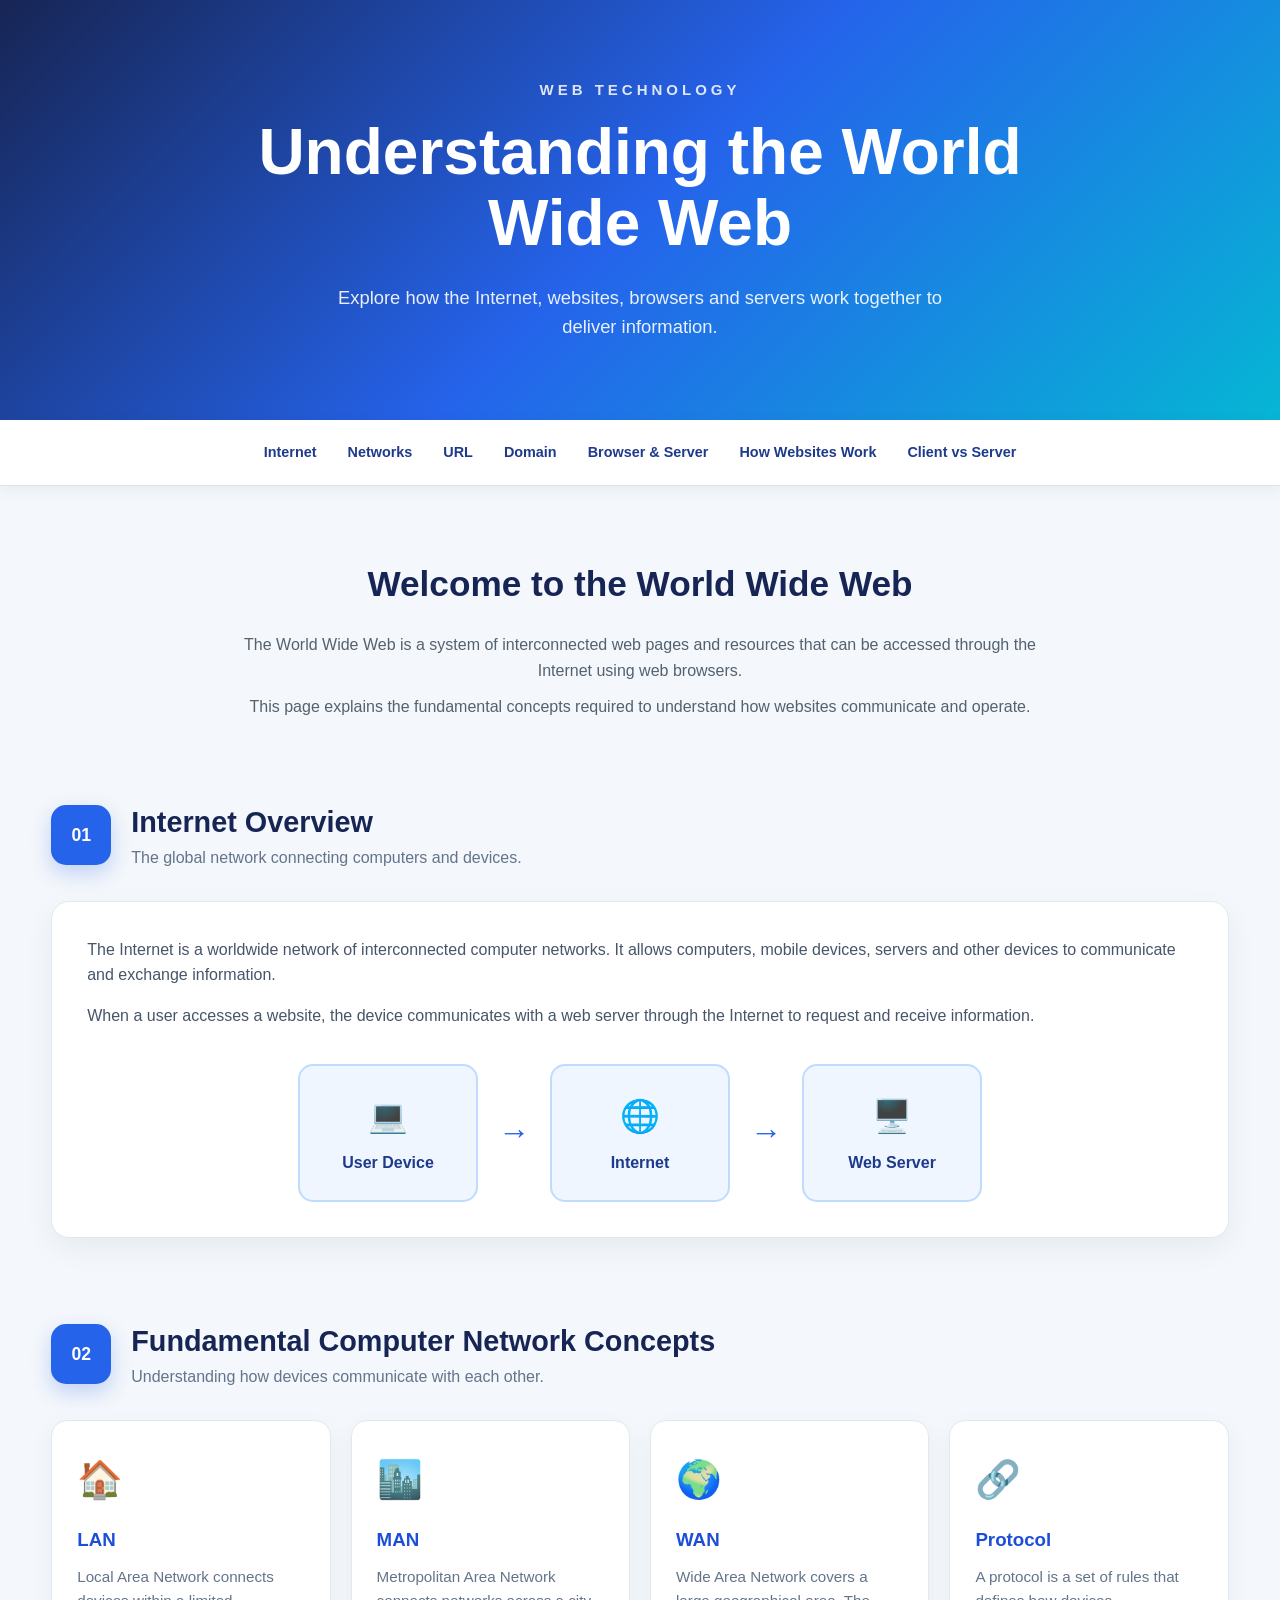
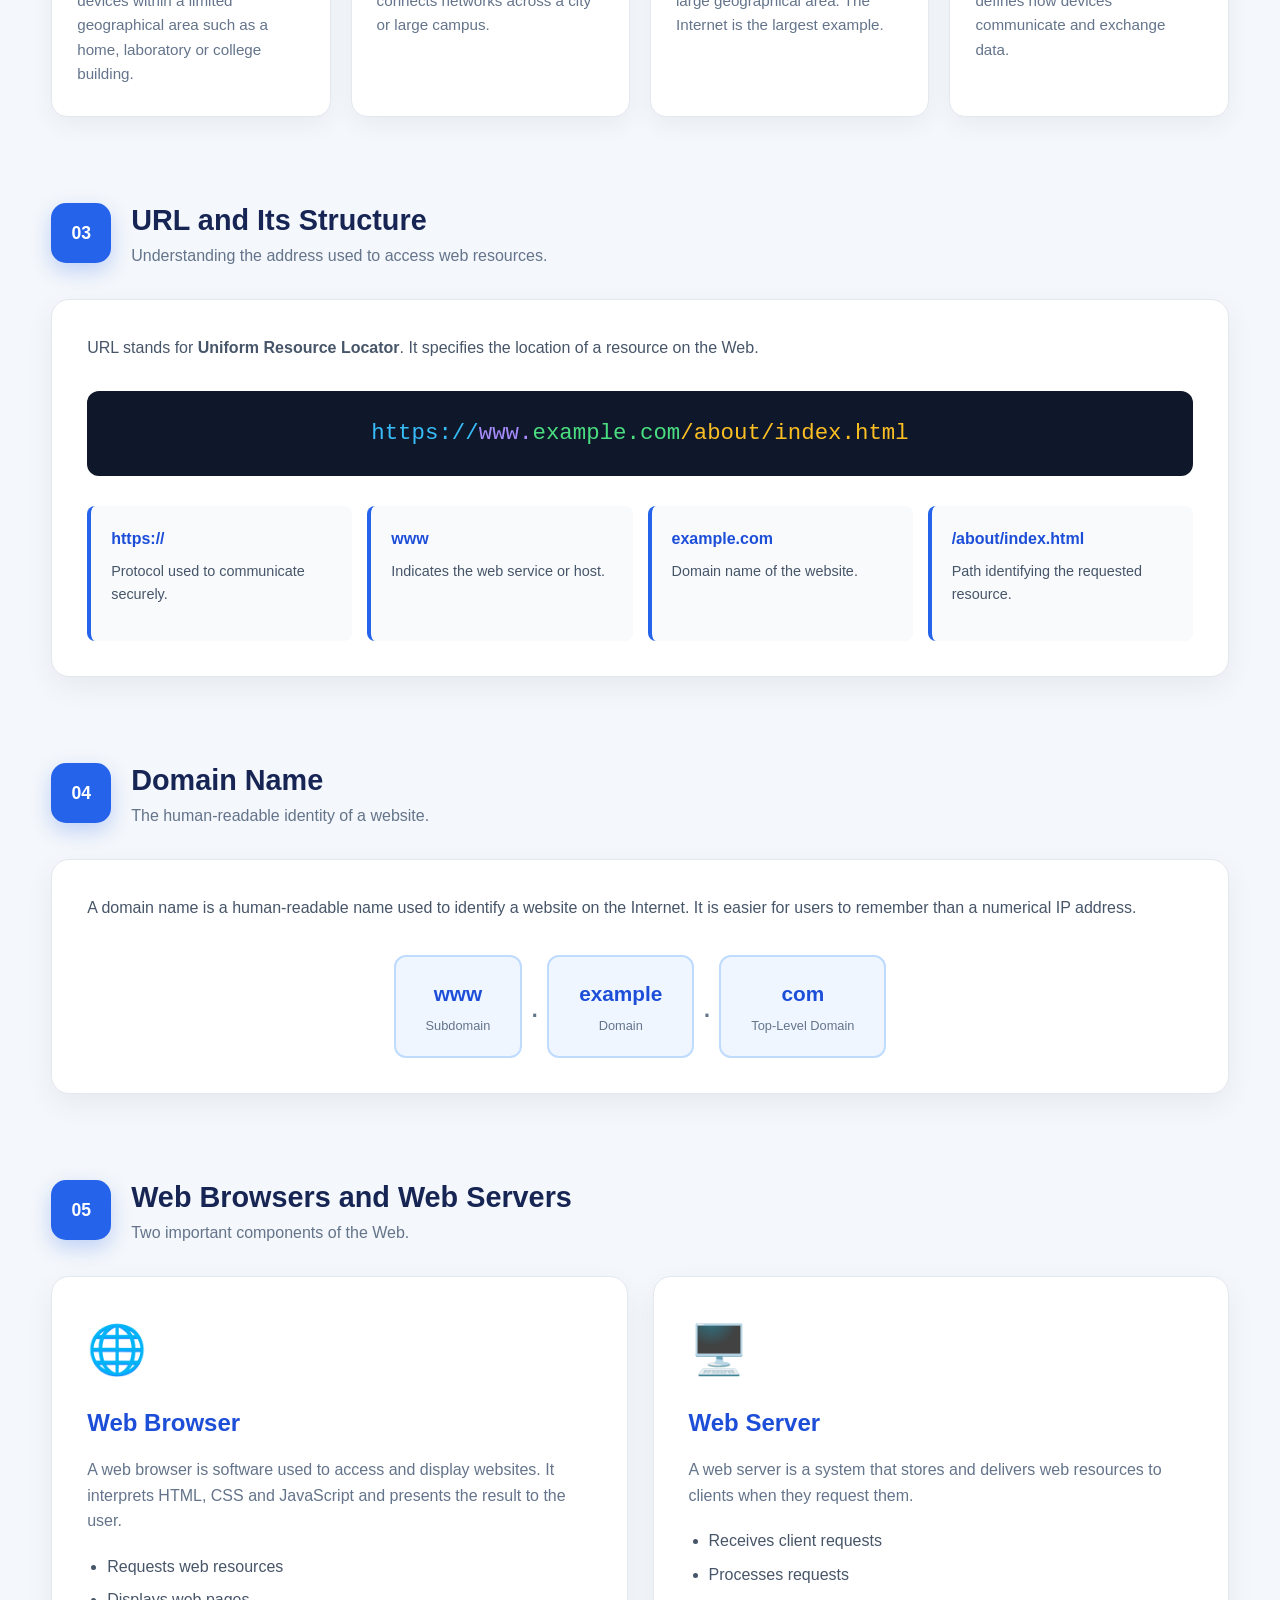
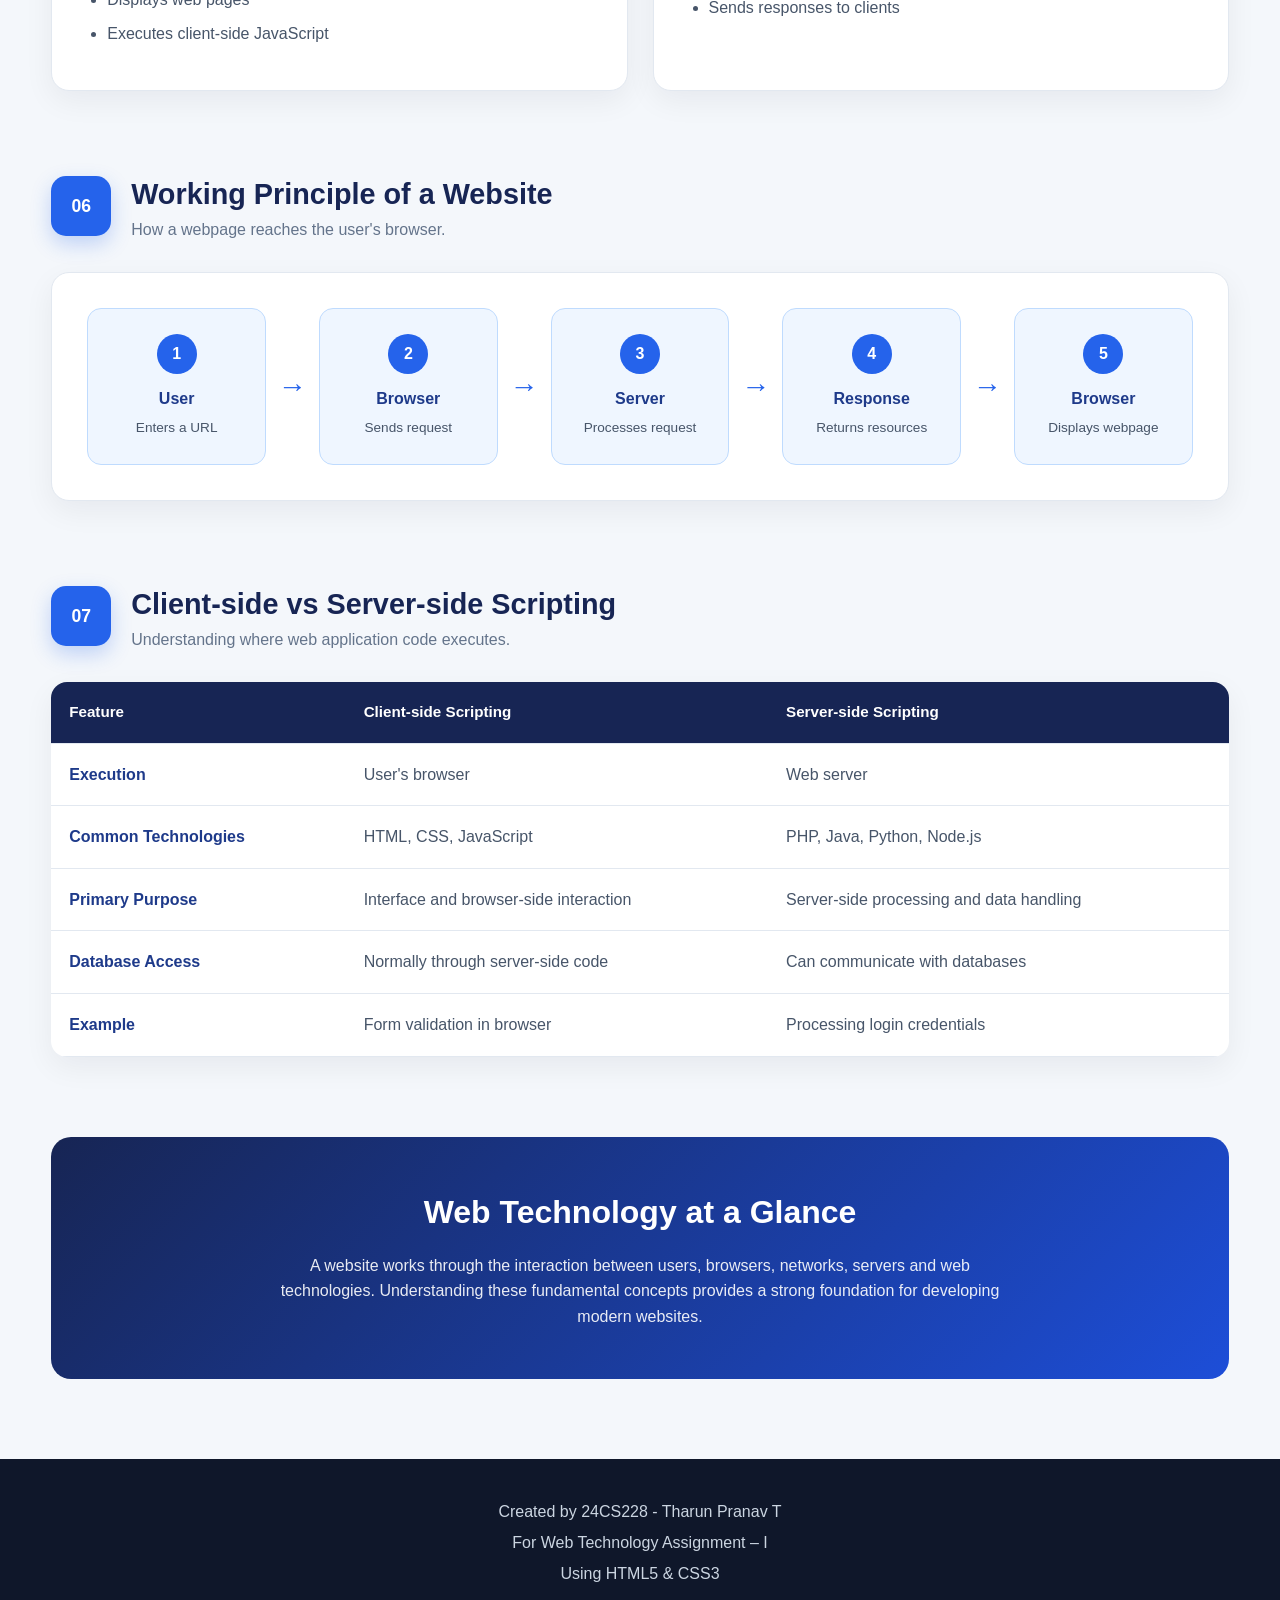
<file: Q1-Web-Technology-Fundamentals/index.html>
<!DOCTYPE html>
<html lang="en">

<head>
    <meta charset="UTF-8">

    <!-- Makes the webpage responsive on different screen sizes -->
    <meta name="viewport" content="width=device-width, initial-scale=1.0">

    <title>Understanding the World Wide Web</title>

    <!-- Linking the external CSS file -->
    <link rel="stylesheet" href="style.css">
</head>

<body>

    <!-- ================= HEADER ================= -->
    <header class="hero">

        <div class="hero-content">
            <p class="subtitle">WEB TECHNOLOGY</p>

            <h1>Understanding the World Wide Web</h1>

            <p>
                Explore how the Internet, websites, browsers and
                servers work together to deliver information.
            </p>
        </div>

    </header>


    <!-- ================= NAVIGATION ================= -->
    <nav class="navbar">

        <div class="nav-container">

            <a href="#internet">Internet</a>
            <a href="#network">Networks</a>
            <a href="#url">URL</a>
            <a href="#domain">Domain</a>
            <a href="#browser-server">Browser & Server</a>
            <a href="#working">How Websites Work</a>
            <a href="#scripting">Client vs Server</a>

        </div>

    </nav>


    <!-- ================= MAIN CONTENT ================= -->
    <main class="container">

        <!-- Introduction -->
        <section class="intro">

            <h2>Welcome to the World Wide Web</h2>

            <p>
                The World Wide Web is a system of interconnected web
                pages and resources that can be accessed through the
                Internet using web browsers.
            </p>

            <p>
                This page explains the fundamental concepts required
                to understand how websites communicate and operate.
            </p>

        </section>


        <!-- ================= 1. INTERNET OVERVIEW ================= -->
        <section id="internet" class="topic-section">

            <div class="section-heading">
                <span class="section-number">01</span>

                <div>
                    <h2>Internet Overview</h2>
                    <p>The global network connecting computers and devices.</p>
                </div>
            </div>

            <div class="content-card">

                <p>
                    The Internet is a worldwide network of interconnected
                    computer networks. It allows computers, mobile devices,
                    servers and other devices to communicate and exchange
                    information.
                </p>

                <p>
                    When a user accesses a website, the device communicates
                    with a web server through the Internet to request and
                    receive information.
                </p>

                <!-- Simple Internet diagram -->
                <div class="diagram">

                    <div class="diagram-box">
                        💻
                        <strong>User Device</strong>
                    </div>

                    <div class="arrow">→</div>

                    <div class="diagram-box">
                        🌐
                        <strong>Internet</strong>
                    </div>

                    <div class="arrow">→</div>

                    <div class="diagram-box">
                        🖥️
                        <strong>Web Server</strong>
                    </div>

                </div>

            </div>

        </section>


        <!-- ================= 2. NETWORK CONCEPTS ================= -->
        <section id="network" class="topic-section">

            <div class="section-heading">
                <span class="section-number">02</span>

                <div>
                    <h2>Fundamental Computer Network Concepts</h2>
                    <p>Understanding how devices communicate with each other.</p>
                </div>
            </div>

            <div class="network-grid">

                <article class="concept-card">

                    <div class="card-icon">🏠</div>

                    <h3>LAN</h3>

                    <p>
                        Local Area Network connects devices within a
                        limited geographical area such as a home,
                        laboratory or college building.
                    </p>

                </article>


                <article class="concept-card">

                    <div class="card-icon">🏙️</div>

                    <h3>MAN</h3>

                    <p>
                        Metropolitan Area Network connects networks
                        across a city or large campus.
                    </p>

                </article>


                <article class="concept-card">

                    <div class="card-icon">🌍</div>

                    <h3>WAN</h3>

                    <p>
                        Wide Area Network covers a large geographical
                        area. The Internet is the largest example.
                    </p>

                </article>


                <article class="concept-card">

                    <div class="card-icon">🔗</div>

                    <h3>Protocol</h3>

                    <p>
                        A protocol is a set of rules that defines how
                        devices communicate and exchange data.
                    </p>

                </article>

            </div>

        </section>


        <!-- ================= 3. URL ================= -->
        <section id="url" class="topic-section">

            <div class="section-heading">
                <span class="section-number">03</span>

                <div>
                    <h2>URL and Its Structure</h2>
                    <p>Understanding the address used to access web resources.</p>
                </div>
            </div>

            <div class="content-card">

                <p>
                    URL stands for <strong>Uniform Resource Locator</strong>.
                    It specifies the location of a resource on the Web.
                </p>

                <!-- URL example -->
                <div class="url-example">

                    <span class="protocol">https://</span><span class="www">www.</span><span
                        class="domain-part">example.com</span><span class="path">/about/index.html</span>

                </div>


                <div class="url-parts">

                    <div>
                        <strong>https://</strong>
                        <p>Protocol used to communicate securely.</p>
                    </div>

                    <div>
                        <strong>www</strong>
                        <p>Indicates the web service or host.</p>
                    </div>

                    <div>
                        <strong>example.com</strong>
                        <p>Domain name of the website.</p>
                    </div>

                    <div>
                        <strong>/about/index.html</strong>
                        <p>Path identifying the requested resource.</p>
                    </div>

                </div>

            </div>

        </section>


        <!-- ================= 4. DOMAIN NAME ================= -->
        <section id="domain" class="topic-section">

            <div class="section-heading">
                <span class="section-number">04</span>

                <div>
                    <h2>Domain Name</h2>
                    <p>The human-readable identity of a website.</p>
                </div>
            </div>

            <div class="content-card">

                <p>
                    A domain name is a human-readable name used to identify
                    a website on the Internet. It is easier for users to
                    remember than a numerical IP address.
                </p>

                <div class="domain-example">

                    <div class="domain-part-box">
                        <strong>www</strong>
                        <span>Subdomain</span>
                    </div>

                    <div class="domain-dot">.</div>

                    <div class="domain-part-box">
                        <strong>example</strong>
                        <span>Domain</span>
                    </div>

                    <div class="domain-dot">.</div>

                    <div class="domain-part-box">
                        <strong>com</strong>
                        <span>Top-Level Domain</span>
                    </div>

                </div>

            </div>

        </section>


        <!-- ================= 5. BROWSER & SERVER ================= -->
        <section id="browser-server" class="topic-section">

            <div class="section-heading">
                <span class="section-number">05</span>

                <div>
                    <h2>Web Browsers and Web Servers</h2>
                    <p>Two important components of the Web.</p>
                </div>
            </div>


            <div class="browser-server-grid">

                <article class="large-card">

                    <div class="large-icon">🌐</div>

                    <h3>Web Browser</h3>

                    <p>
                        A web browser is software used to access and
                        display websites. It interprets HTML, CSS and
                        JavaScript and presents the result to the user.
                    </p>

                    <ul>
                        <li>Requests web resources</li>
                        <li>Displays web pages</li>
                        <li>Executes client-side JavaScript</li>
                    </ul>

                </article>


                <article class="large-card">

                    <div class="large-icon">🖥️</div>

                    <h3>Web Server</h3>

                    <p>
                        A web server is a system that stores and delivers
                        web resources to clients when they request them.
                    </p>

                    <ul>
                        <li>Receives client requests</li>
                        <li>Processes requests</li>
                        <li>Sends responses to clients</li>
                    </ul>

                </article>

            </div>

        </section>


        <!-- ================= 6. HOW WEBSITE WORKS ================= -->
        <section id="working" class="topic-section">

            <div class="section-heading">
                <span class="section-number">06</span>

                <div>
                    <h2>Working Principle of a Website</h2>
                    <p>How a webpage reaches the user's browser.</p>
                </div>
            </div>


            <div class="content-card">

                <div class="workflow">

                    <div class="workflow-step">
                        <span>1</span>
                        <strong>User</strong>
                        <p>Enters a URL</p>
                    </div>

                    <div class="workflow-arrow">→</div>

                    <div class="workflow-step">
                        <span>2</span>
                        <strong>Browser</strong>
                        <p>Sends request</p>
                    </div>

                    <div class="workflow-arrow">→</div>

                    <div class="workflow-step">
                        <span>3</span>
                        <strong>Server</strong>
                        <p>Processes request</p>
                    </div>

                    <div class="workflow-arrow">→</div>

                    <div class="workflow-step">
                        <span>4</span>
                        <strong>Response</strong>
                        <p>Returns resources</p>
                    </div>

                    <div class="workflow-arrow">→</div>

                    <div class="workflow-step">
                        <span>5</span>
                        <strong>Browser</strong>
                        <p>Displays webpage</p>
                    </div>

                </div>

            </div>

        </section>


        <!-- ================= 7. CLIENT VS SERVER ================= -->
        <section id="scripting" class="topic-section">

            <div class="section-heading">
                <span class="section-number">07</span>

                <div>
                    <h2>Client-side vs Server-side Scripting</h2>
                    <p>Understanding where web application code executes.</p>
                </div>
            </div>


            <div class="table-container">

                <table>

                    <thead>

                        <tr>
                            <th>Feature</th>
                            <th>Client-side Scripting</th>
                            <th>Server-side Scripting</th>
                        </tr>

                    </thead>

                    <tbody>

                        <tr>
                            <td>Execution</td>
                            <td>User's browser</td>
                            <td>Web server</td>
                        </tr>

                        <tr>
                            <td>Common Technologies</td>
                            <td>HTML, CSS, JavaScript</td>
                            <td>PHP, Java, Python, Node.js</td>
                        </tr>

                        <tr>
                            <td>Primary Purpose</td>
                            <td>Interface and browser-side interaction</td>
                            <td>Server-side processing and data handling</td>
                        </tr>

                        <tr>
                            <td>Database Access</td>
                            <td>Normally through server-side code</td>
                            <td>Can communicate with databases</td>
                        </tr>

                        <tr>
                            <td>Example</td>
                            <td>Form validation in browser</td>
                            <td>Processing login credentials</td>
                        </tr>

                    </tbody>

                </table>

            </div>

        </section>


        <!-- ================= SUMMARY ================= -->
        <section class="summary">

            <h2>Web Technology at a Glance</h2>

            <p>
                A website works through the interaction between users,
                browsers, networks, servers and web technologies.
                Understanding these fundamental concepts provides a
                strong foundation for developing modern websites.
            </p>

        </section>

    </main>


    <!-- ================= FOOTER ================= -->
    <footer>
        <p>
            Created by 24CS228 - Tharun Pranav T
        </p>
        <p>
            For Web Technology Assignment – I
        </p>

        <p>
            Using HTML5 & CSS3
        </p>

    </footer>

</body>

</html>
</file>
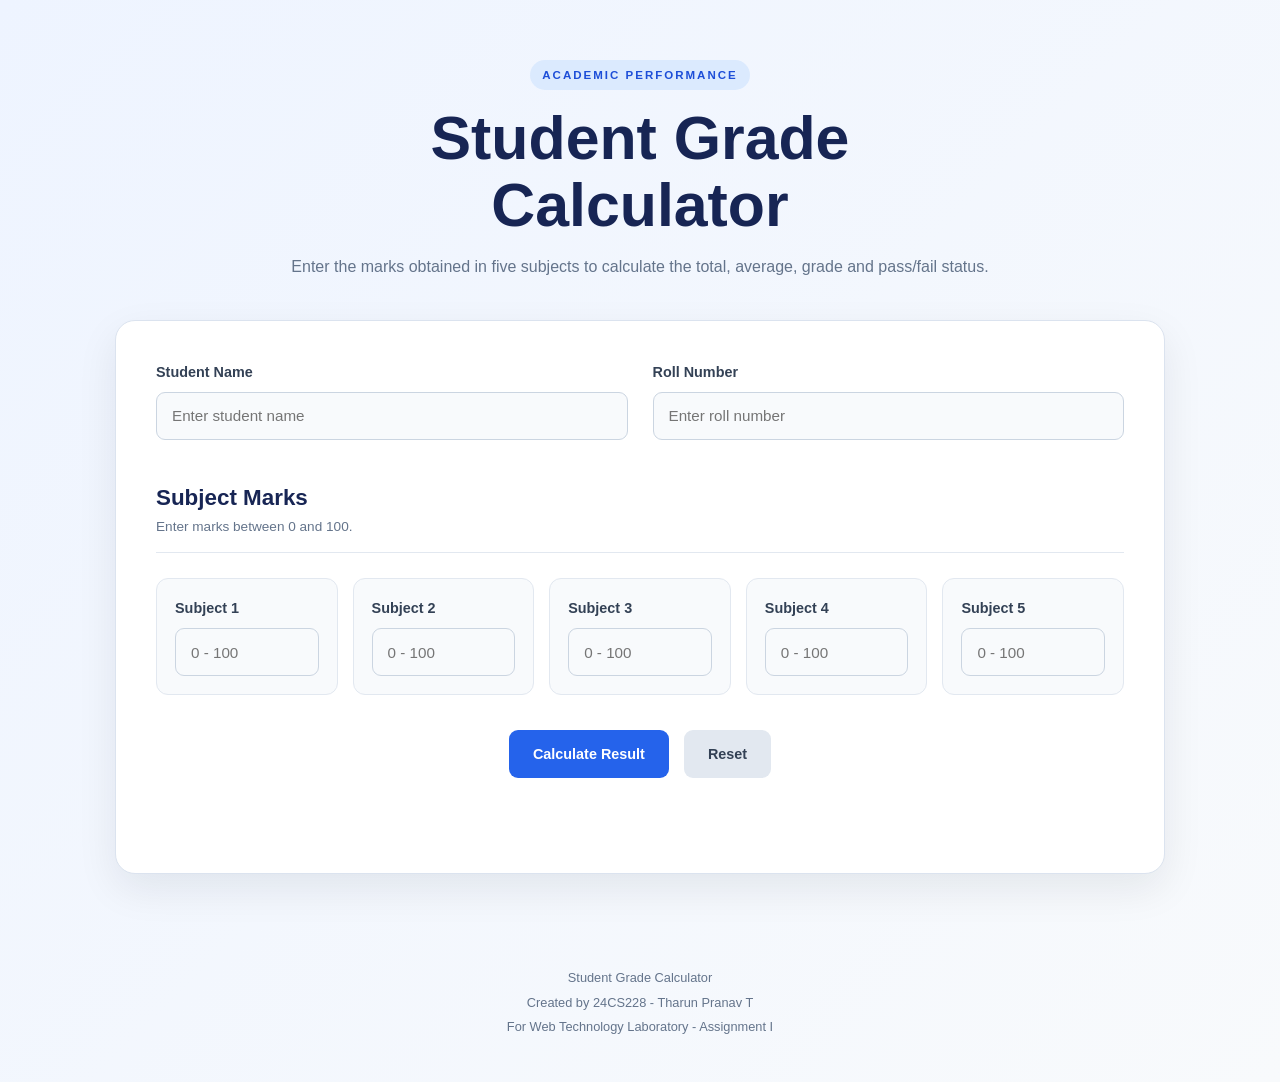
<file: Q4-Student-Grade-Calculator/index.html>
<!DOCTYPE html>
<html lang="en">

<head>

    <meta charset="UTF-8">

    <!-- Responsive design -->
    <meta name="viewport" content="width=device-width, initial-scale=1.0">

    <title>Student Grade Calculator</title>

    <!-- External CSS -->
    <link rel="stylesheet" href="style.css">

</head>

<body>

    <!-- =====================================================
         MAIN CONTAINER
         ===================================================== -->

    <main class="container">

        <!-- =================================================
             HEADER
             ================================================= -->

        <header class="page-header">

            <span class="tag">
                ACADEMIC PERFORMANCE
            </span>

            <h1>
                Student Grade Calculator
            </h1>

            <p>
                Enter the marks obtained in five subjects
                to calculate the total, average, grade and
                pass/fail status.
            </p>

        </header>


        <!-- =================================================
             CALCULATOR CARD
             ================================================= -->

        <section class="calculator-card">


            <!-- =================================================
                 STUDENT DETAILS
                 ================================================= -->

            <div class="student-details">

                <div class="form-group">

                    <label for="studentName">
                        Student Name
                    </label>

                    <input
                        type="text"
                        id="studentName"
                        placeholder="Enter student name"
                    >

                </div>


                <div class="form-group">

                    <label for="rollNumber">
                        Roll Number
                    </label>

                    <input
                        type="text"
                        id="rollNumber"
                        placeholder="Enter roll number"
                    >

                </div>

            </div>


            <!-- =================================================
                 SUBJECT MARKS
                 ================================================= -->

            <div class="section-title">

                <h2>
                    Subject Marks
                </h2>

                <p>
                    Enter marks between 0 and 100.
                </p>

            </div>


            <div class="subjects-grid">


                <!-- Subject 1 -->

                <div class="subject-card">

                    <label for="subject1">
                        Subject 1
                    </label>

                    <input
                        type="number"
                        id="subject1"
                        min="0"
                        max="100"
                        placeholder="0 - 100"
                    >

                </div>


                <!-- Subject 2 -->

                <div class="subject-card">

                    <label for="subject2">
                        Subject 2
                    </label>

                    <input
                        type="number"
                        id="subject2"
                        min="0"
                        max="100"
                        placeholder="0 - 100"
                    >

                </div>


                <!-- Subject 3 -->

                <div class="subject-card">

                    <label for="subject3">
                        Subject 3
                    </label>

                    <input
                        type="number"
                        id="subject3"
                        min="0"
                        max="100"
                        placeholder="0 - 100"
                    >

                </div>


                <!-- Subject 4 -->

                <div class="subject-card">

                    <label for="subject4">
                        Subject 4
                    </label>

                    <input
                        type="number"
                        id="subject4"
                        min="0"
                        max="100"
                        placeholder="0 - 100"
                    >

                </div>


                <!-- Subject 5 -->

                <div class="subject-card">

                    <label for="subject5">
                        Subject 5
                    </label>

                    <input
                        type="number"
                        id="subject5"
                        min="0"
                        max="100"
                        placeholder="0 - 100"
                    >

                </div>

            </div>


            <!-- =================================================
                 BUTTONS
                 ================================================= -->

            <div class="button-group">

                <button
                    type="button"
                    id="calculateBtn"
                >
                    Calculate Result
                </button>

                <button
                    type="button"
                    id="resetBtn"
                    class="reset-btn"
                >
                    Reset
                </button>

            </div>


            <!-- =================================================
                 ERROR MESSAGE
                 ================================================= -->

            <p
                id="errorMessage"
                class="error-message"
            ></p>


            <!-- =================================================
                 RESULT SECTION
                 ================================================= -->

            <section
                id="resultSection"
                class="result-section"
            >

                <div class="result-header">

                    <div>

                        <span>
                            RESULT
                        </span>

                        <h2 id="resultStudent">
                            Student Result
                        </h2>

                    </div>

                    <div
                        id="statusBadge"
                        class="status-badge"
                    >
                        —
                    </div>

                </div>


                <!-- Result Cards -->

                <div class="result-grid">


                    <div class="result-card">

                        <span>
                            TOTAL
                        </span>

                        <strong id="totalMarks">
                            0
                        </strong>

                        <small>
                            / 500
                        </small>

                    </div>


                    <div class="result-card">

                        <span>
                            AVERAGE
                        </span>

                        <strong id="averageMarks">
                            0
                        </strong>

                        <small>
                            / 100
                        </small>

                    </div>


                    <div class="result-card">

                        <span>
                            GRADE
                        </span>

                        <strong id="grade">
                            —
                        </strong>

                    </div>


                    <div class="result-card">

                        <span>
                            STATUS
                        </span>

                        <strong id="passStatus">
                            —
                        </strong>

                    </div>

                </div>


                <!-- Subject-wise Result -->

                <div class="subject-result">

                    <h3>
                        Subject-wise Performance
                    </h3>

                    <div id="subjectResultList">

                        <!-- JavaScript inserts results here -->

                    </div>

                </div>

            </section>

        </section>


        <!-- =================================================
             FOOTER
             ================================================= -->

        <footer>

            <p>
                Student Grade Calculator
            </p>
            <p>
                Created by 24CS228 - Tharun Pranav T 
            </p>
            <p>
                For Web Technology Laboratory - Assignment I
            </p>

        </footer>

    </main>


    <!-- JavaScript -->
    <script src="script.js"></script>

</body>

</html>
</file>
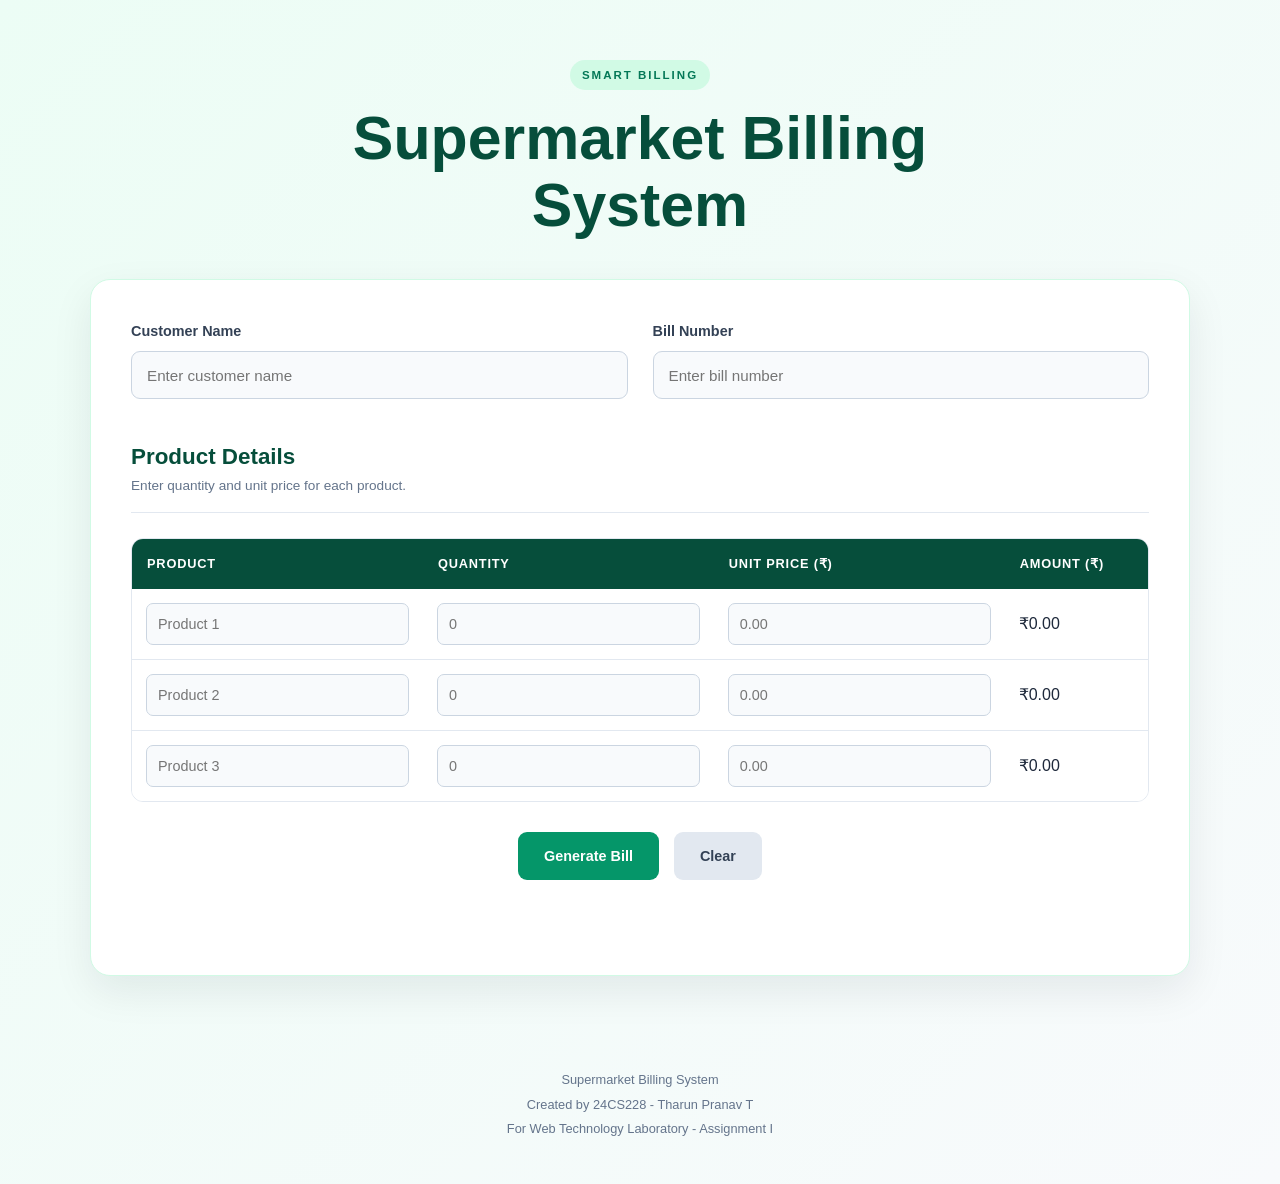
<file: Q5-Supermarket-Billing-System/index.html>
<!DOCTYPE html>
<html lang="en">

<head>

    <meta charset="UTF-8">

    <meta
        name="viewport"
        content="width=device-width, initial-scale=1.0"
    >

    <title>Supermarket Billing System</title>

    <link rel="stylesheet" href="style.css">

</head>


<body>

    <main class="container">


        <!-- =================================================
             HEADER
             ================================================= -->

        <header class="page-header">

            <span class="tag">
                SMART BILLING
            </span>

            <h1>
                Supermarket Billing System
            </h1>

        </header>



        <!-- =================================================
             BILLING CARD
             ================================================= -->

        <section class="billing-card">


            <!-- =================================================
                 CUSTOMER DETAILS
                 ================================================= -->

            <div class="customer-section">

                <div class="form-group">

                    <label for="customerName">
                        Customer Name
                    </label>

                    <input
                        type="text"
                        id="customerName"
                        placeholder="Enter customer name"
                    >

                </div>


                <div class="form-group">

                    <label for="billNumber">
                        Bill Number
                    </label>

                    <input
                        type="text"
                        id="billNumber"
                        placeholder="Enter bill number"
                    >

                </div>

            </div>



            <!-- =================================================
                 PRODUCT SECTION
                 ================================================= -->

            <div class="section-heading">

                <h2>
                    Product Details
                </h2>

                <p>
                    Enter quantity and unit price for each product.
                </p>

            </div>



            <!-- =================================================
                 PRODUCT TABLE
                 ================================================= -->

            <div class="table-wrapper">

                <table>

                    <thead>

                        <tr>

                            <th>
                                Product
                            </th>

                            <th>
                                Quantity
                            </th>

                            <th>
                                Unit Price (₹)
                            </th>

                            <th>
                                Amount (₹)
                            </th>

                        </tr>

                    </thead>


                    <tbody>


                        <!-- ===============================
                             PRODUCT 1
                             =============================== -->

                        <tr>

                            <td>

                                <label
                                    for="product1"
                                    class="sr-only"
                                >
                                    Product 1 Name
                                </label>

                                <input
                                    type="text"
                                    id="product1"
                                    placeholder="Product 1"
                                >

                            </td>


                            <td>

                                <label
                                    for="quantity1"
                                    class="sr-only"
                                >
                                    Product 1 Quantity
                                </label>

                                <input
                                    type="number"
                                    id="quantity1"
                                    min="0"
                                    step="1"
                                    placeholder="0"
                                >

                            </td>


                            <td>

                                <label
                                    for="price1"
                                    class="sr-only"
                                >
                                    Product 1 Unit Price
                                </label>

                                <input
                                    type="number"
                                    id="price1"
                                    min="0"
                                    step="0.01"
                                    placeholder="0.00"
                                >

                            </td>


                            <td>

                                <span id="amount1">
                                    ₹0.00
                                </span>

                            </td>

                        </tr>



                        <!-- ===============================
                             PRODUCT 2
                             =============================== -->

                        <tr>

                            <td>

                                <label
                                    for="product2"
                                    class="sr-only"
                                >
                                    Product 2 Name
                                </label>

                                <input
                                    type="text"
                                    id="product2"
                                    placeholder="Product 2"
                                >

                            </td>


                            <td>

                                <label
                                    for="quantity2"
                                    class="sr-only"
                                >
                                    Product 2 Quantity
                                </label>

                                <input
                                    type="number"
                                    id="quantity2"
                                    min="0"
                                    step="1"
                                    placeholder="0"
                                >

                            </td>


                            <td>

                                <label
                                    for="price2"
                                    class="sr-only"
                                >
                                    Product 2 Unit Price
                                </label>

                                <input
                                    type="number"
                                    id="price2"
                                    min="0"
                                    step="0.01"
                                    placeholder="0.00"
                                >

                            </td>


                            <td>

                                <span id="amount2">
                                    ₹0.00
                                </span>

                            </td>

                        </tr>



                        <!-- ===============================
                             PRODUCT 3
                             =============================== -->

                        <tr>

                            <td>

                                <label
                                    for="product3"
                                    class="sr-only"
                                >
                                    Product 3 Name
                                </label>

                                <input
                                    type="text"
                                    id="product3"
                                    placeholder="Product 3"
                                >

                            </td>


                            <td>

                                <label
                                    for="quantity3"
                                    class="sr-only"
                                >
                                    Product 3 Quantity
                                </label>

                                <input
                                    type="number"
                                    id="quantity3"
                                    min="0"
                                    step="1"
                                    placeholder="0"
                                >

                            </td>


                            <td>

                                <label
                                    for="price3"
                                    class="sr-only"
                                >
                                    Product 3 Unit Price
                                </label>

                                <input
                                    type="number"
                                    id="price3"
                                    min="0"
                                    step="0.01"
                                    placeholder="0.00"
                                >

                            </td>


                            <td>

                                <span id="amount3">
                                    ₹0.00
                                </span>

                            </td>

                        </tr>

                    </tbody>

                </table>

            </div>



            <!-- =================================================
                 BUTTONS
                 ================================================= -->

            <div class="button-group">

                <button
                    type="button"
                    id="calculateBtn"
                >
                    Generate Bill
                </button>


                <button
                    type="button"
                    id="resetBtn"
                    class="reset-btn"
                >
                    Clear
                </button>

            </div>



            <!-- =================================================
                 ERROR MESSAGE
                 ================================================= -->

            <p
                id="errorMessage"
                class="error-message"
            ></p>



            <!-- =================================================
                 BILL RESULT
                 ================================================= -->

            <section
                id="billResult"
                class="bill-result"
            >


                <!-- BILL HEADER -->

                <div class="bill-header">

                    <div>

                        <span>
                            BILL SUMMARY
                        </span>

                        <h2 id="billCustomer">
                            Customer Bill
                        </h2>

                    </div>


                    <div class="bill-number-display">

                        <small>
                            BILL NO.
                        </small>

                        <strong id="displayBillNumber">
                            —
                        </strong>

                    </div>

                </div>



                <!-- BILL ITEMS -->

                <div
                    id="billItems"
                    class="bill-items"
                >

                    <!-- JavaScript inserts products here -->

                </div>



                <!-- BILL TOTALS -->

                <div class="bill-totals">


                    <div class="total-row">

                        <span>
                            Subtotal
                        </span>

                        <strong id="subtotal">
                            ₹0.00
                        </strong>

                    </div>



                    <div class="total-row discount-row">

                        <span>
                            Discount (10%)
                        </span>

                        <strong id="discount">
                            ₹0.00
                        </strong>

                    </div>



                    <div class="total-row final-row">

                        <span>
                            Final Payable Amount
                        </span>

                        <strong id="finalAmount">
                            ₹0.00
                        </strong>

                    </div>

                </div>



                <p
                    id="discountMessage"
                    class="discount-message"
                ></p>

            </section>

        </section>



        <!-- =================================================
             FOOTER
             ================================================= -->

        <footer>
            <p>
                Supermarket Billing System
            </p>
            <p>
                Created by 24CS228 - Tharun Pranav T
            </p>
            <p>
                For Web Technology Laboratory - Assignment I
            </p>

        </footer>

    </main>



    <!-- JavaScript -->

    <script src="script.js"></script>

</body>

</html>
</file>
<file: Q1-Web-Technology-Fundamentals/style.css>
/* =========================================
   GENERAL PAGE STYLING
   ========================================= */

/* Remove default spacing and make sizing predictable */
* {
    margin: 0;
    padding: 0;
    box-sizing: border-box;
}

/* Smooth scrolling when navigation links are clicked */
html {
    scroll-behavior: smooth;
}

/* Basic body styling */
body {
    font-family: Arial, Helvetica, sans-serif;
    line-height: 1.6;
    background: #f4f7fb;
    color: #263238;
}


/* =========================================
   HERO HEADER
   ========================================= */

.hero {
    min-height: 420px;

    /* Gradient background */
    background: linear-gradient(
        135deg,
        #172554,
        #2563eb,
        #06b6d4
    );

    color: white;

    display: flex;
    justify-content: center;
    align-items: center;

    text-align: center;

    padding: 40px 20px;
}

/* Content inside hero section */
.hero-content {
    max-width: 850px;

    animation: fadeIn 1.2s ease;
}

.subtitle {
    font-size: 15px;
    font-weight: bold;
    letter-spacing: 4px;
    margin-bottom: 15px;
    opacity: 0.85;
}

.hero h1 {
    font-size: clamp(2.2rem, 5vw, 4.5rem);
    line-height: 1.1;
    margin-bottom: 25px;
}

.hero p:last-child {
    font-size: 1.15rem;
    max-width: 650px;
    margin: auto;
    opacity: 0.9;
}


/* =========================================
   NAVIGATION BAR
   ========================================= */

.navbar {
    background: white;

    position: sticky;
    top: 0;

    z-index: 1000;

    border-bottom: 1px solid #dbe3ef;

    box-shadow: 0 4px 15px rgba(0, 0, 0, 0.06);
}

.nav-container {
    max-width: 1200px;
    margin: auto;

    display: flex;
    justify-content: center;
    align-items: center;

    gap: 5px;

    padding: 12px 20px;

    overflow-x: auto;
}

.nav-container a {
    color: #1e3a8a;
    text-decoration: none;

    font-size: 0.9rem;
    font-weight: bold;

    padding: 9px 13px;

    border-radius: 8px;

    white-space: nowrap;

    transition: 0.3s ease;
}

.nav-container a:hover {
    background: #2563eb;
    color: white;
}


/* =========================================
   MAIN CONTAINER
   ========================================= */

.container {
    width: min(1200px, 92%);
    margin: auto;
}


/* =========================================
   INTRODUCTION
   ========================================= */

.intro {
    text-align: center;

    max-width: 850px;

    margin: 70px auto 50px;
}

.intro h2 {
    font-size: 2.2rem;
    color: #172554;

    margin-bottom: 20px;
}

.intro p {
    margin-bottom: 10px;
    color: #54616f;
}


/* =========================================
   TOPIC SECTIONS
   ========================================= */

.topic-section {
    margin: 80px 0;
}

/* Section heading */
.section-heading {
    display: flex;
    align-items: center;

    gap: 20px;

    margin-bottom: 30px;
}

.section-number {
    width: 60px;
    height: 60px;

    display: flex;
    justify-content: center;
    align-items: center;

    flex-shrink: 0;

    background: #2563eb;
    color: white;

    border-radius: 15px;

    font-size: 1.1rem;
    font-weight: bold;

    box-shadow: 0 8px 20px rgba(37, 99, 235, 0.25);
}

.section-heading h2 {
    color: #172554;
    font-size: 1.8rem;
}

.section-heading p {
    color: #64748b;
}


/* =========================================
   COMMON CONTENT CARD
   ========================================= */

.content-card {
    background: white;

    border: 1px solid #e2e8f0;

    border-radius: 18px;

    padding: 35px;

    box-shadow: 0 10px 30px rgba(15, 23, 42, 0.06);
}

.content-card p {
    color: #475569;
    margin-bottom: 15px;
}


/* =========================================
   INTERNET DIAGRAM
   ========================================= */

.diagram {
    margin-top: 35px;

    display: flex;
    justify-content: center;
    align-items: center;

    gap: 20px;

    flex-wrap: wrap;
}

.diagram-box {
    min-width: 180px;

    padding: 25px;

    background: #eff6ff;

    border: 2px solid #bfdbfe;

    border-radius: 15px;

    text-align: center;

    color: #1e3a8a;

    font-size: 2rem;

    transition: transform 0.3s ease;
}

.diagram-box strong {
    display: block;

    font-size: 1rem;

    margin-top: 8px;
}

.diagram-box:hover {
    transform: translateY(-8px);
}

.arrow {
    font-size: 2rem;
    color: #2563eb;
    font-weight: bold;
}


/* =========================================
   NETWORK CONCEPT CARDS
   ========================================= */

.network-grid {
    display: grid;

    grid-template-columns: repeat(4, 1fr);

    gap: 20px;
}

.concept-card {
    background: white;

    border: 1px solid #e2e8f0;

    border-radius: 16px;

    padding: 30px 25px;

    box-shadow: 0 8px 25px rgba(15, 23, 42, 0.05);

    transition: transform 0.3s ease,
                box-shadow 0.3s ease,
                border-color 0.3s ease;
}

.concept-card:hover {
    transform: translateY(-8px);

    border-color: #60a5fa;

    box-shadow: 0 15px 30px rgba(37, 99, 235, 0.12);
}

.card-icon {
    font-size: 2.3rem;
    margin-bottom: 15px;
}

.concept-card h3 {
    color: #1d4ed8;
    margin-bottom: 10px;
}

.concept-card p {
    color: #64748b;
    font-size: 0.95rem;
}


/* =========================================
   URL SECTION
   ========================================= */

.url-example {
    margin: 30px 0;

    padding: 25px;

    background: #0f172a;

    border-radius: 12px;

    text-align: center;

    font-family: "Courier New", monospace;

    font-size: clamp(0.85rem, 2vw, 1.4rem);

    overflow-x: auto;

    white-space: nowrap;
}

.protocol {
    color: #38bdf8;
}

.www {
    color: #a78bfa;
}

.domain-part {
    color: #4ade80;
}

.path {
    color: #fbbf24;
}

.url-parts {
    display: grid;

    grid-template-columns: repeat(4, 1fr);

    gap: 15px;
}

.url-parts div {
    padding: 20px;

    background: #f8fafc;

    border-left: 4px solid #2563eb;

    border-radius: 8px;
}

.url-parts strong {
    color: #1d4ed8;
}

.url-parts p {
    font-size: 0.9rem;
    margin-top: 8px;
}


/* =========================================
   DOMAIN NAME
   ========================================= */

.domain-example {
    display: flex;

    justify-content: center;
    align-items: center;

    margin-top: 35px;

    flex-wrap: wrap;
}

.domain-part-box {
    padding: 20px 30px;

    background: #eff6ff;

    border: 2px solid #bfdbfe;

    border-radius: 12px;

    text-align: center;
}

.domain-part-box strong {
    display: block;

    color: #1d4ed8;

    font-size: 1.3rem;
}

.domain-part-box span {
    display: block;

    color: #64748b;

    font-size: 0.8rem;

    margin-top: 5px;
}

.domain-dot {
    font-size: 2rem;

    color: #64748b;

    margin: 0 8px;
}


/* =========================================
   BROWSER AND SERVER
   ========================================= */

.browser-server-grid {
    display: grid;

    grid-template-columns: repeat(2, 1fr);

    gap: 25px;
}

.large-card {
    background: white;

    padding: 35px;

    border-radius: 18px;

    border: 1px solid #e2e8f0;

    box-shadow: 0 10px 30px rgba(15, 23, 42, 0.06);

    transition: transform 0.3s ease;
}

.large-card:hover {
    transform: translateY(-7px);
}

.large-icon {
    font-size: 3rem;

    margin-bottom: 15px;
}

.large-card h3 {
    color: #1d4ed8;

    font-size: 1.5rem;

    margin-bottom: 15px;
}

.large-card p {
    color: #64748b;

    margin-bottom: 20px;
}

.large-card ul {
    padding-left: 20px;

    color: #475569;
}

.large-card li {
    margin-bottom: 8px;
}


/* =========================================
   WEBSITE WORKFLOW
   ========================================= */

.workflow {
    display: flex;

    justify-content: center;
    align-items: stretch;

    gap: 12px;

    flex-wrap: wrap;
}

.workflow-step {
    flex: 1;

    min-width: 140px;

    text-align: center;

    padding: 25px 15px;

    background: #eff6ff;

    border: 1px solid #bfdbfe;

    border-radius: 14px;
}

.workflow-step span {
    width: 40px;
    height: 40px;

    display: flex;

    justify-content: center;
    align-items: center;

    margin: 0 auto 12px;

    border-radius: 50%;

    background: #2563eb;

    color: white;

    font-weight: bold;
}

.workflow-step strong {
    display: block;

    color: #1e3a8a;

    margin-bottom: 5px;
}

.workflow-step p {
    font-size: 0.85rem;

    margin: 0;
}

.workflow-arrow {
    display: flex;

    align-items: center;

    color: #2563eb;

    font-size: 1.8rem;

    font-weight: bold;
}


/* =========================================
   COMPARISON TABLE
   ========================================= */

.table-container {
    overflow-x: auto;

    background: white;

    border-radius: 16px;

    box-shadow: 0 10px 30px rgba(15, 23, 42, 0.06);
}

table {
    width: 100%;

    border-collapse: collapse;

    min-width: 700px;
}

thead {
    background: #172554;

    color: white;
}

th,
td {
    padding: 18px;

    text-align: left;

    border-bottom: 1px solid #e2e8f0;
}

th {
    font-size: 0.95rem;
}

td {
    color: #475569;
}

tbody tr:hover {
    background: #f8fafc;
}

td:first-child {
    font-weight: bold;

    color: #1e3a8a;
}


/* =========================================
   SUMMARY SECTION
   ========================================= */

.summary {
    margin: 80px 0;

    padding: 50px 35px;

    background: linear-gradient(
        135deg,
        #172554,
        #1d4ed8
    );

    color: white;

    border-radius: 20px;

    text-align: center;
}

.summary h2 {
    margin-bottom: 15px;

    font-size: 2rem;
}

.summary p {
    max-width: 750px;

    margin: auto;

    opacity: 0.9;
}


/* =========================================
   FOOTER
   ========================================= */

footer {
    padding: 35px 20px;

    background: #0f172a;

    color: #cbd5e1;

    text-align: center;
}

footer p {
    margin: 5px;
}


/* =========================================
   ANIMATION
   ========================================= */

/* Animation used by the hero content */
@keyframes fadeIn {

    from {
        opacity: 0;
        transform: translateY(25px);
    }

    to {
        opacity: 1;
        transform: translateY(0);
    }

}


/* =========================================
   TABLET RESPONSIVENESS
   ========================================= */

@media (max-width: 900px) {

    .network-grid {
        grid-template-columns: repeat(2, 1fr);
    }

    .url-parts {
        grid-template-columns: repeat(2, 1fr);
    }

    .browser-server-grid {
        grid-template-columns: 1fr;
    }

}


/* =========================================
   MOBILE RESPONSIVENESS
   ========================================= */

@media (max-width: 600px) {

    .hero {
        min-height: 350px;
    }

    .nav-container {
        justify-content: flex-start;
    }

    .section-heading {
        align-items: flex-start;
    }

    .section-number {
        width: 50px;
        height: 50px;
    }

    .section-heading h2 {
        font-size: 1.4rem;
    }

    .content-card,
    .large-card {
        padding: 25px 20px;
    }

    .network-grid {
        grid-template-columns: 1fr;
    }

    .url-parts {
        grid-template-columns: 1fr;
    }

    .diagram {
        flex-direction: column;
    }

    .arrow {
        transform: rotate(90deg);
    }

    .workflow {
        flex-direction: column;
    }

    .workflow-arrow {
        justify-content: center;

        transform: rotate(90deg);
    }

    .domain-example {
        flex-direction: column;
    }

    .domain-dot {
        transform: rotate(90deg);
    }

    .summary {
        padding: 40px 20px;
    }

}
</file>
<file: Q4-Student-Grade-Calculator/style.css>
/* =========================================================
   1. RESET
   ========================================================= */

* {
    margin: 0;
    padding: 0;
    box-sizing: border-box;
}


/* =========================================================
   2. BODY
   ========================================================= */

body {
    font-family: Arial, Helvetica, sans-serif;

    background:
        linear-gradient(
            135deg,
            #eef4ff,
            #f8fafc
        );

    color: #1e293b;

    min-height: 100vh;

    line-height: 1.6;
}


/* =========================================================
   3. MAIN CONTAINER
   ========================================================= */

.container {
    width: min(1050px, 92%);

    margin: 0 auto;

    padding-top: 60px;
}


/* =========================================================
   4. PAGE HEADER
   ========================================================= */

.page-header {
    text-align: center;

    max-width: 700px;

    margin: 0 auto 40px;
}


.tag {
    display: inline-block;

    padding: 6px 12px;

    border-radius: 20px;

    background: #dbeafe;

    color: #1d4ed8;

    font-size: 0.72rem;

    font-weight: bold;

    letter-spacing: 2px;

    margin-bottom: 15px;
}


.page-header h1 {
    color: #172554;

    font-size: clamp(2.2rem, 5vw, 3.8rem);

    line-height: 1.1;

    margin-bottom: 15px;
}


.page-header p {
    color: #64748b;

    font-size: 1rem;
}


/* =========================================================
   5. CALCULATOR CARD
   ========================================================= */

.calculator-card {
    background: #ffffff;

    padding: 40px;

    border: 1px solid #dbe3ef;

    border-radius: 20px;

    box-shadow:
        0 15px 40px rgba(15, 23, 42, 0.08);
}


/* =========================================================
   6. STUDENT DETAILS
   ========================================================= */

.student-details {
    display: grid;

    grid-template-columns:
        repeat(2, minmax(0, 1fr));

    gap: 25px;

    margin-bottom: 40px;
}


.form-group,
.subject-card {
    display: flex;

    flex-direction: column;

    gap: 8px;
}


.form-group label,
.subject-card label {
    color: #334155;

    font-size: 0.9rem;

    font-weight: bold;
}


/* =========================================================
   7. INPUTS
   ========================================================= */

.form-group input,
.subject-card input {
    width: 100%;

    min-height: 48px;

    padding: 12px 15px;

    border: 1px solid #cbd5e1;

    border-radius: 9px;

    background: #f8fafc;

    color: #1e293b;

    font-family: inherit;

    font-size: 0.95rem;

    outline: none;

    transition:
        border-color 0.25s ease,
        box-shadow 0.25s ease,
        background 0.25s ease;
}


.form-group input:focus,
.subject-card input:focus {
    border-color: #2563eb;

    background: #ffffff;

    box-shadow:
        0 0 0 4px rgba(37, 99, 235, 0.1);
}


/* =========================================================
   8. SECTION TITLE
   ========================================================= */

.section-title {
    border-bottom: 1px solid #e2e8f0;

    padding-bottom: 15px;

    margin-bottom: 25px;
}


.section-title h2 {
    color: #172554;

    font-size: 1.4rem;
}


.section-title p {
    color: #64748b;

    font-size: 0.85rem;
}


/* =========================================================
   9. SUBJECT GRID
   ========================================================= */

.subjects-grid {
    display: grid;

    grid-template-columns:
        repeat(5, minmax(0, 1fr));

    gap: 15px;

    margin-bottom: 35px;
}


.subject-card {
    padding: 18px;

    background: #f8fafc;

    border: 1px solid #e2e8f0;

    border-radius: 12px;

    transition:
        transform 0.25s ease,
        border-color 0.25s ease,
        box-shadow 0.25s ease;
}


.subject-card:hover {
    transform: translateY(-3px);

    border-color: #93c5fd;

    box-shadow:
        0 8px 20px rgba(37, 99, 235, 0.08);
}


/* =========================================================
   10. BUTTONS
   ========================================================= */

.button-group {
    display: flex;

    justify-content: center;

    gap: 15px;

    margin-bottom: 20px;
}


.button-group button {
    min-height: 48px;

    padding: 0 24px;

    border: none;

    border-radius: 9px;

    background: #2563eb;

    color: #ffffff;

    font-family: inherit;

    font-size: 0.9rem;

    font-weight: bold;

    cursor: pointer;

    transition:
        transform 0.25s ease,
        box-shadow 0.25s ease;
}


.button-group button:hover {
    transform: translateY(-2px);

    box-shadow:
        0 8px 20px rgba(37, 99, 235, 0.25);
}


.button-group .reset-btn {
    background: #e2e8f0;

    color: #334155;

    box-shadow: none;
}


.button-group .reset-btn:hover {
    box-shadow:
        0 5px 15px rgba(15, 23, 42, 0.08);
}


/* =========================================================
   11. ERROR MESSAGE
   ========================================================= */

.error-message {
    min-height: 25px;

    text-align: center;

    color: #dc2626;

    font-size: 0.88rem;

    font-weight: bold;

    margin-bottom: 10px;
}


/* =========================================================
   12. RESULT SECTION
   ========================================================= */

.result-section {
    display: none;

    margin-top: 30px;

    padding: 30px;

    border: 1px solid #dbeafe;

    border-radius: 16px;

    background:
        linear-gradient(
            135deg,
            #eff6ff,
            #ffffff
        );

    animation: resultAppear 0.5s ease;
}


/* =========================================================
   13. RESULT HEADER
   ========================================================= */

.result-header {
    display: flex;

    justify-content: space-between;

    align-items: center;

    gap: 20px;

    margin-bottom: 25px;
}


.result-header span {
    color: #1d4ed8;

    font-size: 0.7rem;

    font-weight: bold;

    letter-spacing: 2px;
}


.result-header h2 {
    color: #172554;

    font-size: 1.7rem;
}


/* =========================================================
   14. STATUS BADGE
   ========================================================= */

.status-badge {
    padding: 8px 16px;

    border-radius: 20px;

    background: #e2e8f0;

    color: #475569;

    font-size: 0.8rem;

    font-weight: bold;

    letter-spacing: 1px;
}


/* JavaScript will add these classes */

.status-badge.pass {
    background: #dcfce7;

    color: #166534;
}


.status-badge.fail {
    background: #fee2e2;

    color: #991b1b;
}


/* =========================================================
   15. RESULT GRID
   ========================================================= */

.result-grid {
    display: grid;

    grid-template-columns:
        repeat(4, minmax(0, 1fr));

    gap: 15px;
}


.result-card {
    padding: 22px;

    background: #ffffff;

    border: 1px solid #dbe3ef;

    border-radius: 12px;

    text-align: center;
}


.result-card span {
    display: block;

    color: #64748b;

    font-size: 0.68rem;

    font-weight: bold;

    letter-spacing: 1.5px;

    margin-bottom: 8px;
}


.result-card strong {
    color: #1d4ed8;

    font-size: 2rem;

    line-height: 1;
}


.result-card small {
    color: #94a3b8;

    font-size: 0.75rem;
}


/* =========================================================
   16. SUBJECT-WISE RESULT
   ========================================================= */

.subject-result {
    margin-top: 30px;
}


.subject-result h3 {
    color: #172554;

    font-size: 1.1rem;

    margin-bottom: 15px;
}


.subject-row {
    display: grid;

    grid-template-columns:
        1fr
        120px
        120px;

    align-items: center;

    gap: 15px;

    padding: 12px 15px;

    background: #ffffff;

    border-bottom: 1px solid #e2e8f0;
}


.subject-row:first-child {
    border-radius: 8px 8px 0 0;
}


.subject-row:last-child {
    border-radius: 0 0 8px 8px;

    border-bottom: none;
}


.subject-row .subject-name {
    font-weight: bold;

    color: #334155;
}


.subject-row .subject-mark {
    text-align: center;

    font-weight: bold;
}


.subject-row .subject-status {
    text-align: center;

    font-size: 0.75rem;

    font-weight: bold;
}


.subject-row .pass {
    color: #16a34a;
}


.subject-row .fail {
    color: #dc2626;
}


/* =========================================================
   17. FOOTER
   ========================================================= */

footer {
    text-align: center;

    padding: 40px 20px;

    margin-top: 50px;

    color: #64748b;

    font-size: 0.8rem;
}


footer p {
    margin: 4px;
}


/* =========================================================
   18. ANIMATION
   ========================================================= */

@keyframes resultAppear {

    from {
        opacity: 0;

        transform: translateY(15px);
    }

    to {
        opacity: 1;

        transform: translateY(0);
    }

}


/* =========================================================
   19. TABLET
   ========================================================= */

@media (max-width: 850px) {

    .subjects-grid {
        grid-template-columns:
            repeat(3, minmax(0, 1fr));
    }


    .result-grid {
        grid-template-columns:
            repeat(2, minmax(0, 1fr));
    }

}


/* =========================================================
   20. MOBILE
   ========================================================= */

@media (max-width: 600px) {

    .container {
        width: 94%;

        padding-top: 35px;
    }


    .calculator-card {
        padding: 25px 20px;
    }


    .student-details {
        grid-template-columns: 1fr;
    }


    .subjects-grid {
        grid-template-columns: 1fr;
    }


    .button-group {
        flex-direction: column;
    }


    .button-group button {
        width: 100%;
    }


    .result-section {
        padding: 20px 15px;
    }


    .result-header {
        flex-direction: column;

        align-items: flex-start;
    }


    .result-grid {
        grid-template-columns: 1fr;
    }


    .subject-row {
        grid-template-columns:
            1fr
            70px
            80px;

        gap: 8px;

        font-size: 0.85rem;
    }

}
</file>
<file: Q5-Supermarket-Billing-System/style.css>
/* =========================================================
   1. RESET
   ========================================================= */

* {
    margin: 0;
    padding: 0;
    box-sizing: border-box;
}


/* =========================================================
   2. BODY
   ========================================================= */

body {
    font-family: Arial, Helvetica, sans-serif;

    background:
        linear-gradient(
            135deg,
            #ecfdf5,
            #f8fafc
        );

    color: #1e293b;

    min-height: 100vh;

    line-height: 1.6;
}


/* =========================================================
   3. MAIN CONTAINER
   ========================================================= */

.container {
    width: min(1100px, 92%);

    margin: 0 auto;

    padding-top: 60px;
}


/* =========================================================
   4. PAGE HEADER
   ========================================================= */

.page-header {
    max-width: 750px;

    margin: 0 auto 40px;

    text-align: center;
}


.tag {
    display: inline-block;

    padding: 6px 12px;

    border-radius: 20px;

    background: #d1fae5;

    color: #047857;

    font-size: 0.72rem;

    font-weight: bold;

    letter-spacing: 2px;

    margin-bottom: 15px;
}


.page-header h1 {
    color: #064e3b;

    font-size: clamp(2.2rem, 5vw, 3.8rem);

    line-height: 1.1;

    margin-bottom: 15px;
}


.page-header p {
    color: #64748b;

    font-size: 1rem;
}


/* =========================================================
   5. BILLING CARD
   ========================================================= */

.billing-card {
    background: #ffffff;

    padding: 40px;

    border: 1px solid #d1fae5;

    border-radius: 20px;

    box-shadow:
        0 15px 40px rgba(15, 23, 42, 0.08);
}


/* =========================================================
   6. CUSTOMER DETAILS
   ========================================================= */

.customer-section {
    display: grid;

    grid-template-columns:
        repeat(2, minmax(0, 1fr));

    gap: 25px;

    margin-bottom: 40px;
}


.form-group {
    display: flex;

    flex-direction: column;

    gap: 8px;
}


.form-group label {
    color: #334155;

    font-size: 0.9rem;

    font-weight: bold;
}


.form-group input {
    width: 100%;

    min-height: 48px;

    padding: 12px 15px;

    border: 1px solid #cbd5e1;

    border-radius: 9px;

    background: #f8fafc;

    color: #1e293b;

    font-family: inherit;

    font-size: 0.95rem;

    outline: none;

    transition:
        border-color 0.25s ease,
        box-shadow 0.25s ease,
        background 0.25s ease;
}


.form-group input:focus {
    border-color: #059669;

    background: #ffffff;

    box-shadow:
        0 0 0 4px rgba(5, 150, 105, 0.1);
}


/* =========================================================
   7. SECTION HEADING
   ========================================================= */

.section-heading {
    border-bottom: 1px solid #e2e8f0;

    padding-bottom: 15px;

    margin-bottom: 25px;
}


.section-heading h2 {
    color: #064e3b;

    font-size: 1.4rem;
}


.section-heading p {
    color: #64748b;

    font-size: 0.85rem;
}


/* =========================================================
   8. TABLE
   ========================================================= */

.table-wrapper {
    width: 100%;

    overflow-x: auto;

    margin-bottom: 30px;
}


table {
    width: 100%;

    min-width: 700px;

    border-collapse: separate;

    border-spacing: 0;

    border: 1px solid #e2e8f0;

    border-radius: 12px;

    overflow: hidden;
}


thead {
    background: #064e3b;

    color: #ffffff;
}


th {
    padding: 15px;

    text-align: left;

    font-size: 0.8rem;

    text-transform: uppercase;

    letter-spacing: 0.8px;
}


td {
    padding: 14px;

    border-bottom: 1px solid #e2e8f0;

    background: #ffffff;
}


tbody tr:last-child td {
    border-bottom: none;
}


tbody tr:hover td {
    background: #f0fdf4;
}


/* =========================================================
   9. TABLE INPUTS
   ========================================================= */

td input {
    width: 100%;

    min-height: 42px;

    padding: 9px 11px;

    border: 1px solid #cbd5e1;

    border-radius: 7px;

    background: #f8fafc;

    outline: none;

    font-family: inherit;

    font-size: 0.9rem;

    transition:
        border-color 0.25s ease,
        box-shadow 0.25s ease,
        background 0.25s ease;
}


td input:focus {
    border-color: #059669;

    background: #ffffff;

    box-shadow:
        0 0 0 3px rgba(5, 150, 105, 0.1);
}


/* =========================================================
   10. LIVE AMOUNT
   ========================================================= */

.amount-cell {
    color: #047857;

    font-weight: bold;

    font-size: 1rem;

    white-space: nowrap;

    transition:
        transform 0.15s ease,
        color 0.15s ease;
}


.amount-cell.updated {
    transform: scale(1.05);

    color: #059669;
}


/* =========================================================
   11. SCREEN READER LABEL
   ========================================================= */

.sr-only {
    position: absolute;

    width: 1px;

    height: 1px;

    padding: 0;

    margin: -1px;

    overflow: hidden;

    clip: rect(0, 0, 0, 0);

    white-space: nowrap;

    border: 0;
}


/* =========================================================
   12. BUTTONS
   ========================================================= */

.button-group {
    display: flex;

    justify-content: center;

    gap: 15px;

    margin-bottom: 20px;
}


.button-group button {
    min-height: 48px;

    padding: 0 26px;

    border: none;

    border-radius: 9px;

    background: #059669;

    color: #ffffff;

    font-family: inherit;

    font-size: 0.9rem;

    font-weight: bold;

    cursor: pointer;

    transition:
        transform 0.25s ease,
        box-shadow 0.25s ease;
}


.button-group button:hover {
    transform: translateY(-2px);

    box-shadow:
        0 8px 20px rgba(5, 150, 105, 0.25);
}


.button-group .reset-btn {
    background: #e2e8f0;

    color: #334155;

    box-shadow: none;
}


.button-group .reset-btn:hover {
    box-shadow:
        0 5px 15px rgba(15, 23, 42, 0.08);
}


/* =========================================================
   13. ERROR MESSAGE
   ========================================================= */

.error-message {
    min-height: 25px;

    text-align: center;

    color: #dc2626;

    font-size: 0.88rem;

    font-weight: bold;

    margin-bottom: 10px;
}


/* =========================================================
   14. BILL RESULT
   ========================================================= */

.bill-result {
    display: none;

    margin-top: 30px;

    padding: 30px;

    background:
        linear-gradient(
            135deg,
            #ecfdf5,
            #ffffff
        );

    border: 1px solid #a7f3d0;

    border-radius: 16px;

    animation: billAppear 0.5s ease;
}


/* =========================================================
   15. BILL HEADER
   ========================================================= */

.bill-header {
    display: flex;

    justify-content: space-between;

    align-items: center;

    gap: 20px;

    padding-bottom: 20px;

    margin-bottom: 20px;

    border-bottom: 1px solid #d1fae5;
}


.bill-header span {
    color: #047857;

    font-size: 0.7rem;

    font-weight: bold;

    letter-spacing: 2px;
}


.bill-header h2 {
    color: #064e3b;

    font-size: 1.7rem;
}


.bill-number-display {
    text-align: right;
}


.bill-number-display small {
    display: block;

    color: #64748b;

    font-size: 0.65rem;

    letter-spacing: 1px;
}


.bill-number-display strong {
    color: #047857;

    font-size: 1rem;
}


/* =========================================================
   16. BILL ITEMS
   ========================================================= */

.bill-items {
    border: 1px solid #d1fae5;

    border-radius: 10px;

    overflow: hidden;
}


.bill-item {
    display: grid;

    grid-template-columns:
        1fr
        100px
        130px;

    gap: 15px;

    padding: 13px 15px;

    background: #ffffff;

    border-bottom: 1px solid #e2e8f0;
}


.bill-item:last-child {
    border-bottom: none;
}


.bill-item-header {
    background: #f0fdf4;

    color: #047857;

    font-size: 0.7rem;

    font-weight: bold;

    text-transform: uppercase;

    letter-spacing: 1px;
}


.bill-item span:nth-child(2),
.bill-item span:nth-child(3) {
    text-align: right;
}


.bill-item .item-name {
    font-weight: bold;

    color: #334155;
}


/* =========================================================
   17. BILL TOTALS
   ========================================================= */

.bill-totals {
    max-width: 500px;

    margin-left: auto;

    margin-top: 25px;
}


.total-row {
    display: flex;

    justify-content: space-between;

    align-items: center;

    gap: 20px;

    padding: 12px 0;

    color: #475569;

    border-bottom: 1px solid #e2e8f0;
}


.total-row strong {
    color: #334155;
}


.discount-row strong {
    color: #16a34a;
}


.final-row {
    margin-top: 8px;

    padding: 18px 0;

    border-bottom: none;

    color: #064e3b;

    font-size: 1.05rem;
}


.final-row strong {
    color: #047857;

    font-size: 1.5rem;
}


/* =========================================================
   18. DISCOUNT MESSAGE
   ========================================================= */

.discount-message {
    margin-top: 20px;

    padding: 12px 15px;

    border-radius: 8px;

    background: #d1fae5;

    color: #065f46;

    text-align: center;

    font-size: 0.85rem;

    font-weight: bold;
}


/* =========================================================
   19. FOOTER
   ========================================================= */

footer {
    text-align: center;

    padding: 40px 20px;

    margin-top: 50px;

    color: #64748b;

    font-size: 0.8rem;
}


footer p {
    margin: 4px;
}


/* =========================================================
   20. BILL ANIMATION
   ========================================================= */

@keyframes billAppear {

    from {
        opacity: 0;

        transform: translateY(15px);
    }

    to {
        opacity: 1;

        transform: translateY(0);
    }

}


/* =========================================================
   21. TABLET
   ========================================================= */

@media (max-width: 750px) {

    .customer-section {
        grid-template-columns: 1fr;
    }


    .billing-card {
        padding: 30px 25px;
    }

}


/* =========================================================
   22. MOBILE
   ========================================================= */

@media (max-width: 600px) {

    .container {
        width: 94%;

        padding-top: 35px;
    }


    .billing-card {
        padding: 22px 15px;
    }


    .button-group {
        flex-direction: column;
    }


    .button-group button {
        width: 100%;
    }


    .bill-result {
        padding: 20px 15px;
    }


    .bill-header {
        flex-direction: column;

        align-items: flex-start;
    }


    .bill-number-display {
        text-align: left;
    }


    .bill-item {
        grid-template-columns:
            1fr
            70px
            90px;

        gap: 8px;

        font-size: 0.82rem;
    }


    .bill-totals {
        width: 100%;
    }

}
</file>
